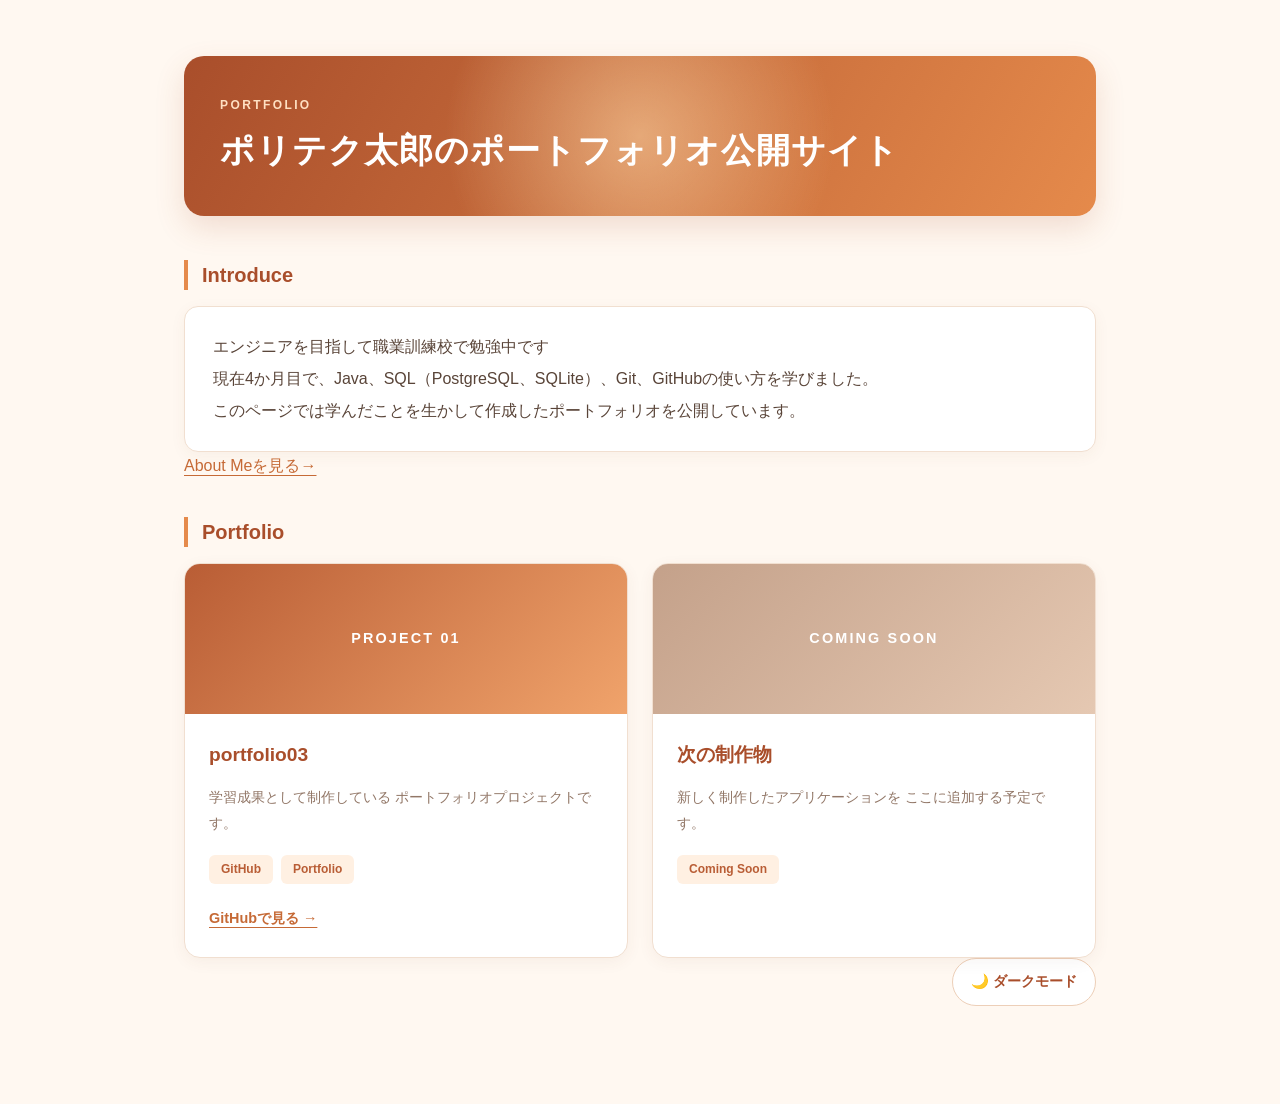
<file: index.html>
<!DOCTYPE html>
<html lang="ja">

<head>
	<meta charset="UTF-8">
	<meta name="viewport" content="width=device-width, initial-scale=1.0">
	<link rel="stylesheet" href="css/style.css">
	<script src="js/main.js" defer></script>
	<title>ポートフォリオ公開サイト</title>
</head>

<body>
	<h1>ポリテク太郎のポートフォリオ公開サイト</h1>
	<h2 class="reveal">Introduce</h2>
	<p>
		エンジニアを目指して職業訓練校で勉強中です<br>
		現在4か月目で、Java、SQL（PostgreSQL、SQLite）、Git、GitHubの使い方を学びました。<br>
		このページでは学んだことを生かして作成したポートフォリオを公開しています。
	</p>

	<a href="aboutme.html">About Meを見る→</a>

	<h2 class="reveal">Portfolio</h2>
	<div class="portfolio-grid">
		<!-- 作品1：portfolio03 -->
		<article class="portfolio-card reveal">
			<div class="portfolio-image">
				<span>PROJECT 01</span>
			</div>
			<div class="portfolio-content">
				<h3>portfolio03</h3>
				<p class="portfolio-description">
					学習成果として制作している
					ポートフォリオプロジェクトです。
				</p>
				<div class="portfolio-tags">
					<span>GitHub</span>
					<span>Portfolio</span>
				</div>
				<a class="portfolio-link" href="https://github.com/polytech-Saito/portfolio03" target="_blank"
					rel="noopener noreferrer">
					GitHubで見る →
				</a>
			</div>
		</article>

		<!-- 作品2：今後追加予定 -->
		<article class="portfolio-card reveal">
			<div class="portfolio-image portfolio-image-next">
				<span>COMING SOON</span>
			</div>
			<div class="portfolio-content">
				<h3>次の制作物</h3>
				<p class="portfolio-description">
					新しく制作したアプリケーションを
					ここに追加する予定です。
				</p>
				<div class="portfolio-tags">
					<span>Coming Soon</span>
				</div>
			</div>
		</article>
	</div>

	<button id="themeToggle" class="theme-toggle" type="button" aria-pressed="false">
		🌙 ダークモード
	</button>


</body>

</html>
</file>
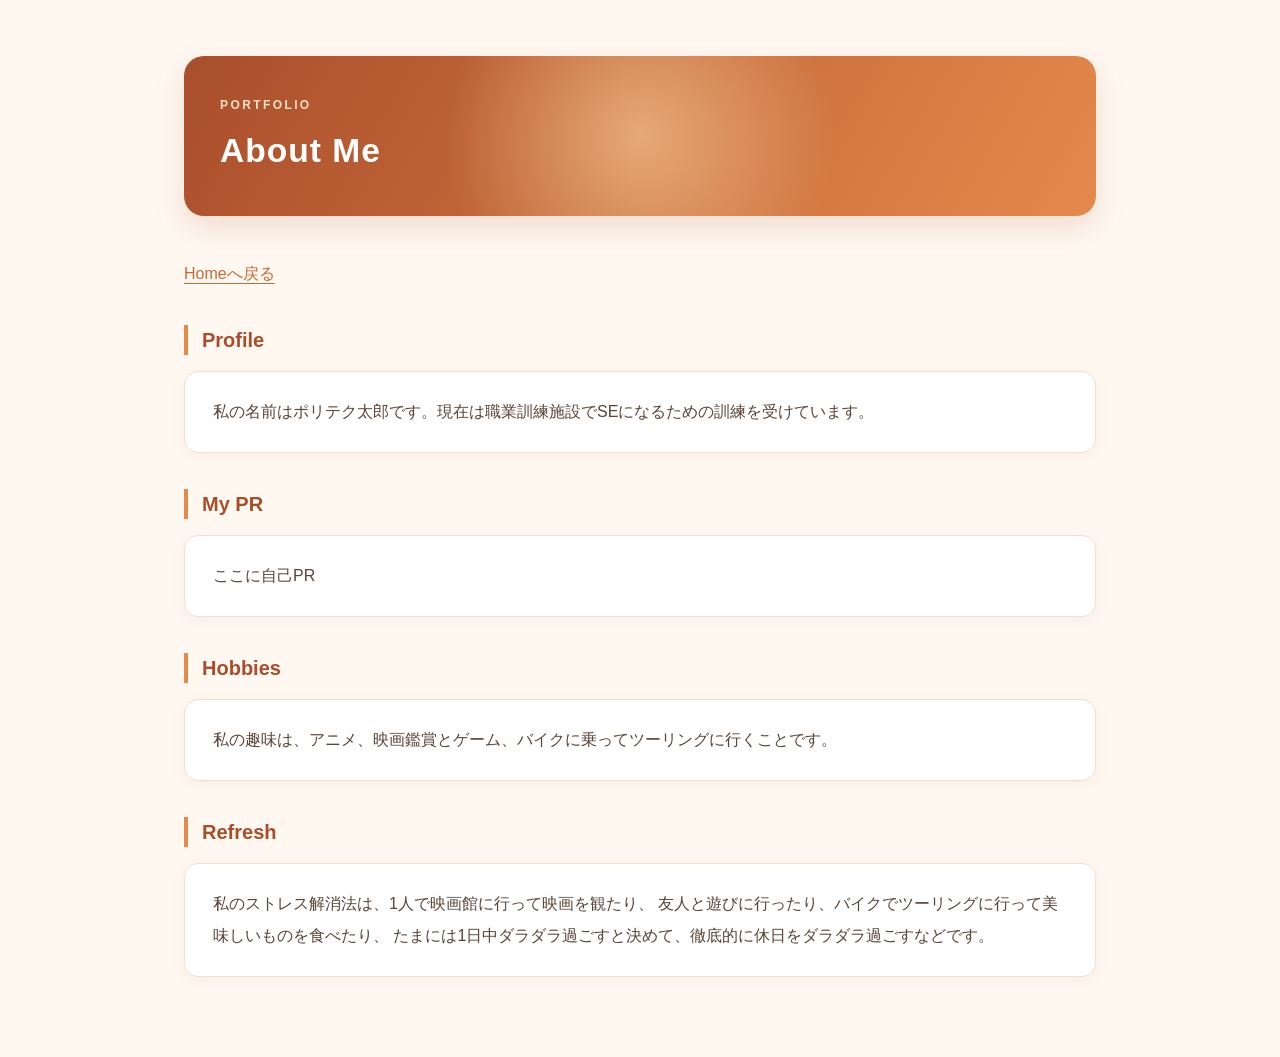
<file: aboutme.html>
<!DOCTYPE html>
<html>

<head>
	<meta charset="UTF-8">
	<meta name="viewport" content="width=device-width, initial-scal=1.0">
	<title>About Me | ポートフォリオ公開サイト</title>
	<link rel="stylesheet" href="css/style.css">
</head>

<body>
	<header>
		<h1>About Me</h1>
		<nav aria-label="ページナビゲーション">
			<a href="index.html">Homeへ戻る</a>
		</nav>
	</header>

	<main>
		<section>
			<h2>Profile</h2>
			<p>私の名前はポリテク太郎です。現在は職業訓練施設でSEになるための訓練を受けています。</p>
		</section>
		<section>
			<h2>My PR</h2>
			<p>ここに自己PR</p>
		</section>
		<section>
			<h2>Hobbies</h2>
			<p>私の趣味は、アニメ、映画鑑賞とゲーム、バイクに乗ってツーリングに行くことです。</p>
		</section>
		<section>
			<h2>Refresh</h2>
			<p>私のストレス解消法は、1人で映画館に行って映画を観たり、
				友人と遊びに行ったり、バイクでツーリングに行って美味しいものを食べたり、
				たまには1日中ダラダラ過ごすと決めて、徹底的に休日をダラダラ過ごすなどです。
			</p>
		</section>
	</main>
</body>

</html>
</file>
<file: css/style.css>
/* 余白や枠線を含めて、要素のサイズを計算する */
* {
    box-sizing: border-box;
}

/* ページ全体の背景 */
html {
    min-height: 100%;
    background-color: #fff8f1;
}

/* コンテンツを中央に配置する */
body {
    max-width: 960px;
    margin: 0 auto;
    padding: 56px 24px 80px;
    font-family: "Segoe UI", "Hiragino Kaku Gothic ProN",
        "Yu Gothic", Meiryo, sans-serif;
    color: #594438;
    line-height: 1.8;
    overflow-wrap: anywhere;
}

/* サイトのタイトル */
h1 {
    margin: 0 0 44px;
    padding: 40px 36px;
    border-radius: 20px;
    background: linear-gradient(120deg, #a94e2b, #e58a4b);
    box-shadow: 0 12px 30px rgba(169, 78, 43, 0.16);
    color: #ffffff;
    font-size: clamp(1.5rem, 3.5vw, 2.1rem);
    line-height: 1.5;
    letter-spacing: 0.03em;
}

/* タイトルの上に添える小さなラベル */
h1::before {
    content: "PORTFOLIO";
    display: block;
    margin-bottom: 12px;
    color: #ffe0c2;
    font-size: 0.75rem;
    font-weight: 600;
    letter-spacing: 0.2em;
}

/* 「自己紹介」「ポートフォリオ」の見出し */
h2 {
    margin: 36px 0 16px;
    padding-left: 14px;
    border-left: 4px solid #e58a4b;
    color: #a94e2b;
    font-size: 1.25rem;
    line-height: 1.5;
}

/* 本文を白いカードとして表示する */
p {
    margin: 0;
    padding: 24px 28px;
    border: 1px solid #f1dfd0;
    border-radius: 14px;
    background-color: #ffffff;
    box-shadow: 0 4px 16px rgba(120, 75, 45, 0.05);
    line-height: 2;
}

/* 作品紹介用のカード */
.portfolio-card {
    padding: 28px;
    border-top: 3px solid #e58a4b;
    color: #a94e2b;
    font-size: 1.15rem;
    font-weight: 700;
}

/* 作品名の上に添える小さなラベル */
.portfolio-card::before {
    content: "PROJECT";
    display: block;
    margin-bottom: 8px;
    color: #b18a72;
    font-size: 0.7rem;
    font-weight: 600;
    letter-spacing: 0.15em;
}

/* リンクを追加した場合の見た目 */
a {
    color: #c66a36;
    text-decoration-thickness: 1px;
    text-underline-offset: 4px;
}

a:hover {
    color: #93401f;
    text-decoration-thickness: 2px;
}

a:focus-visible {
    outline: 3px solid #e58a4b;
    outline-offset: 5px;
}

/* スマートフォンなど、画面が狭い場合 */
@media (max-width: 600px) {
    body {
        padding: 28px 16px 48px;
    }

    h1 {
        margin-bottom: 32px;
        padding: 28px 20px;
        border-radius: 16px;
    }

    h2 {
        margin-top: 28px;
        font-size: 1.1rem;
    }

    p,
    .portfolio-card {
        padding: 20px;
    }
}


/* =========================================================
   JavaScript と組み合わせた演出
   ========================================================= */

/* ダークモードの切り替えボタン */
.theme-toggle {
    display: block;
    margin: 0 0 18px auto;
    padding: 10px 18px;
    border: 1px solid #edcfb8;
    border-radius: 999px;
    background: #ffffff;
    color: #a94e2b;
    font: inherit;
    font-size: 0.9rem;
    font-weight: 700;
    cursor: pointer;
    transition: background-color 0.2s, transform 0.2s;
}

.theme-toggle:hover {
    background-color: #fff0e2;
    transform: translateY(-2px);
}

.theme-toggle:focus-visible {
    outline: 3px solid #e58a4b;
    outline-offset: 3px;
}

/* タイトル上をマウスが動くと光の位置が変わる */
h1 {
    background:
        radial-gradient(circle at var(--mouse-x, 50%) var(--mouse-y, 50%),
            rgba(255, 218, 170, 0.55), transparent 42%),
        linear-gradient(120deg, #a94e2b, #e58a4b);
}

/* 画面内に入ると、ふわっと表示する */
.js-enabled .reveal {
    opacity: 0;
    transform: translateY(22px);
    transition: opacity 0.7s ease, transform 0.7s ease;
}

.js-enabled .reveal.is-visible {
    opacity: 1;
    transform: translateY(0);
}

/* 作品カードはマウスを乗せると少し浮く */
.portfolio-card {
    transition: box-shadow 0.25s ease, transform 0.25s ease,
        opacity 0.7s ease;
}

.portfolio-card.is-visible:hover {
    transform: translateY(-5px);
    box-shadow: 0 12px 32px rgba(169, 78, 43, 0.16);
}

/* ダークモード */
html.dark {
    background-color: #1c1511;
}

.dark body {
    color: #eadbd0;
}

.dark h2 {
    color: #ffd0a8;
    border-left-color: #f0a36b;
}

.dark p {
    background-color: #30231d;
    color: #f5e8df;
    border-color: #594236;
    box-shadow: 0 5px 18px rgba(0, 0, 0, 0.2);
}

.dark .portfolio-card {
    border-top-color: #f0a36b;
}

.dark .portfolio-card::before {
    color: #c5a28c;
}

.dark .theme-toggle {
    color: #f5e8df;
    background-color: #382820;
    border-color: #6b5040;
}

.dark .theme-toggle:hover {
    background-color: #4a3529;
}

.dark a {
    color: #ffbd8a;
}

/* アニメーションを控えたい設定の人には、動かさず表示する */
@media (prefers-reduced-motion: reduce) {
    .js-enabled .reveal {
        opacity: 1;
        transform: none;
        transition: none;
    }

    .theme-toggle,
    .portfolio-card {
        transition: none;
    }

    .theme-toggle:hover,
    .portfolio-card.is-visible:hover {
        transform: none;
    }
}


/* ==========================================
   ポートフォリオ一覧
   ========================================== */

/* カードを横並びにする */
.portfolio-grid {
    display: grid;
    grid-template-columns: repeat(2, minmax(0, 1fr));
    gap: 24px;
}

/* カード全体 */
.portfolio-grid .portfolio-card {
    padding: 0;
    overflow: hidden;
    background: #ffffff;
    border: 1px solid #f1dfd0;
    border-radius: 16px;
    box-shadow: 0 4px 16px rgba(120, 75, 45, 0.06);
    color: #594438;
    font-size: 1rem;
    font-weight: normal;
    transition:
        transform 0.25s ease,
        box-shadow 0.25s ease,
        opacity 0.7s ease;
}

/* 既存の擬似要素によるPROJECT表示を無効化 */
.portfolio-grid .portfolio-card::before {
    content: none;
}

/* カードのホバー演出 */
.portfolio-grid .portfolio-card:hover {
    transform: translateY(-5px);
    box-shadow: 0 12px 32px rgba(169, 78, 43, 0.15);
}

/* カード上部の画像領域 */
.portfolio-image {
    display: flex;
    align-items: center;
    justify-content: center;
    height: 150px;
    background: linear-gradient(135deg, #b95d35, #f0a36b);
    color: white;
    font-size: 0.9rem;
    font-weight: 700;
    letter-spacing: 0.15em;
}

/* 制作予定カード */
.portfolio-image-next {
    background: linear-gradient(135deg, #c4a18a, #e5c8b2);
}

/* カード本文 */
.portfolio-content {
    padding: 24px;
}

.portfolio-content h3 {
    margin: 0 0 12px;
    color: #a94e2b;
    font-size: 1.2rem;
}

/* 作品の説明文 */
.portfolio-grid .portfolio-description {
    margin: 0 0 18px;
    padding: 0;
    border: none;
    border-radius: 0;
    background: transparent;
    box-shadow: none;
    color: #927767;
    font-size: 0.9rem;
    font-weight: normal;
    line-height: 1.8;
}

/* 使用技術タグ */
.portfolio-tags {
    display: flex;
    flex-wrap: wrap;
    gap: 8px;
    margin-bottom: 20px;
}

.portfolio-tags span {
    padding: 4px 12px;
    border-radius: 6px;
    background: #fff0e2;
    color: #b95d35;
    font-size: 0.75rem;
    font-weight: 600;
}

/* GitHubへのリンク */
.portfolio-link {
    display: inline-block;
    font-size: 0.9rem;
    font-weight: 700;
}

/* ==========================================
   ダークモード対応
   ========================================== */

.dark .portfolio-grid .portfolio-card {
    background: #30231d;
    border-color: #594236;
    color: #f5e8df;
}

.dark .portfolio-content h3 {
    color: #ffd0a8;
}

.dark .portfolio-grid .portfolio-description {
    background: transparent;
    color: #d9c1b1;
    box-shadow: none;
}

.dark .portfolio-tags span {
    background: #513426;
    color: #ffd0a8;
}

/* ==========================================
   レスポンシブ対応
   ========================================== */

@media (max-width: 600px) {
    .portfolio-grid {
        grid-template-columns: 1fr;
    }

    .portfolio-image {
        height: 130px;
    }

    .portfolio-content {
        padding: 20px;
    }
}

/* アニメーション軽減設定 */
@media (prefers-reduced-motion: reduce) {
    .portfolio-grid .portfolio-card {
        transition: none;
    }

    .portfolio-grid .portfolio-card:hover {
        transform: none;
    }
}}
</file>
